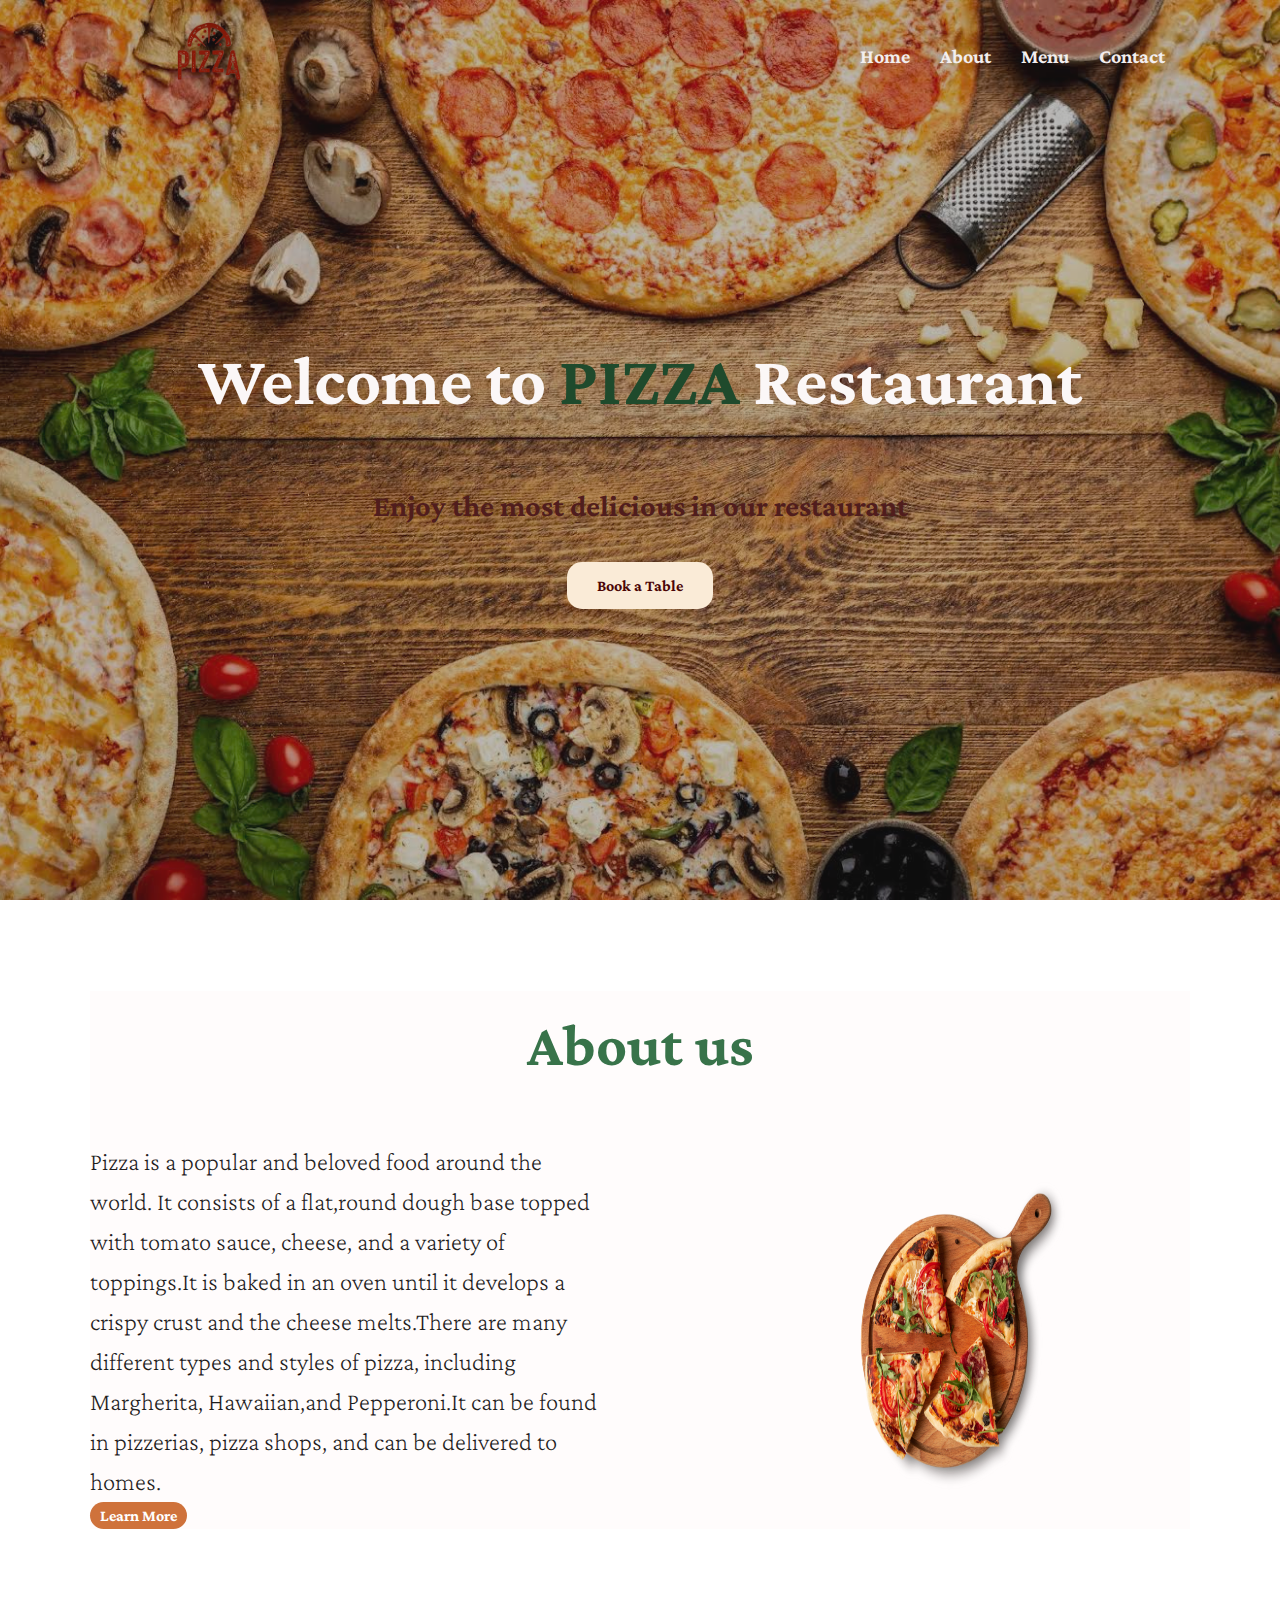
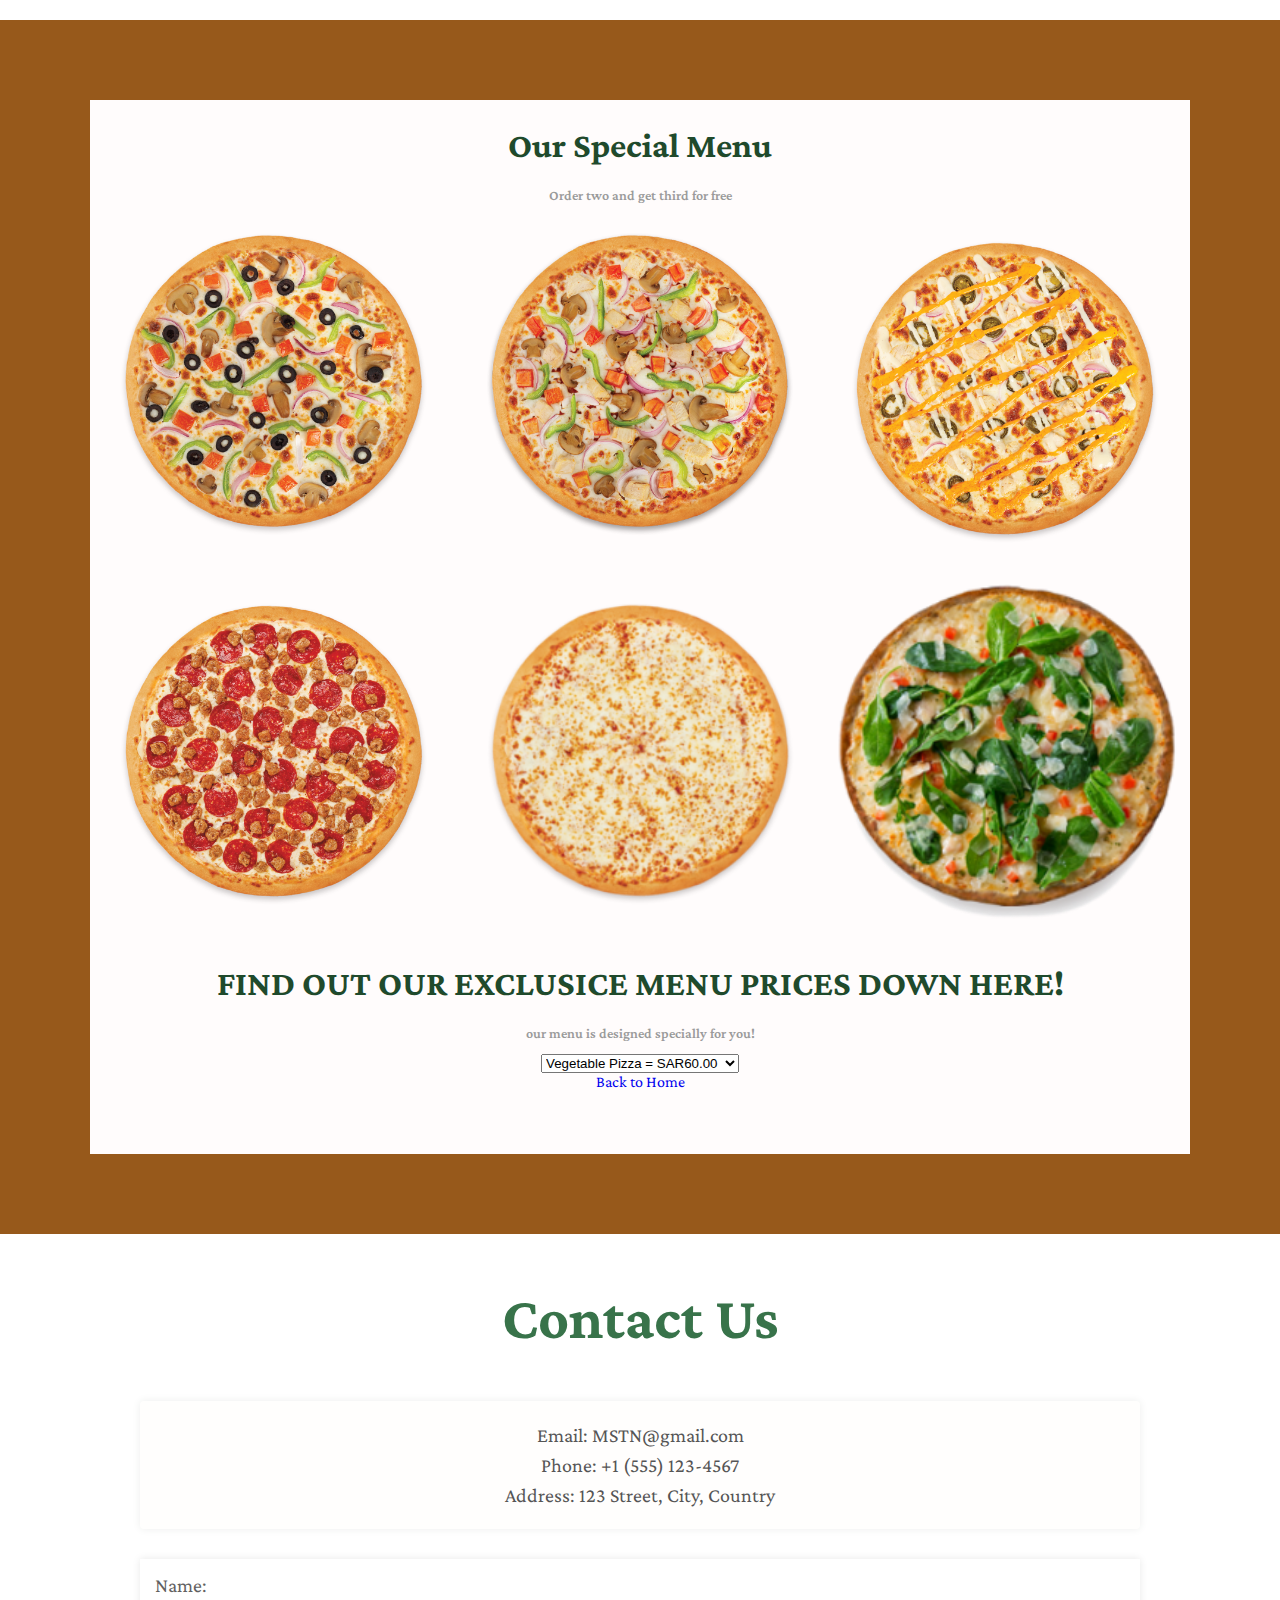
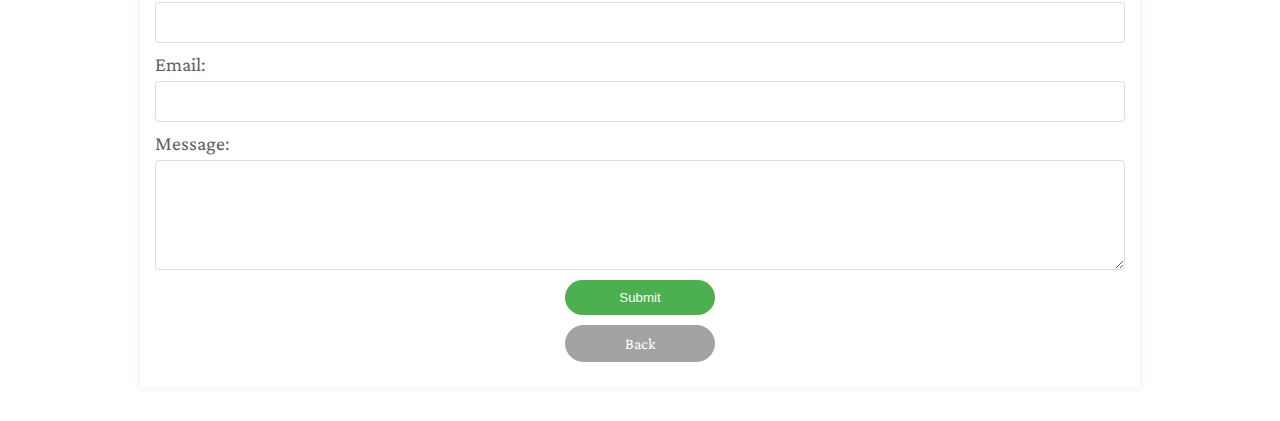
<file: index.html>
<!DOCTYPE html>
<html lang="en">
<head>
    <meta charset="UTF-8">
    <meta name="viewport" content="width=device-width, initial-scale=1.0">
    <title>pizzeria</title>
    <!--Style link-->
    <link rel="stylesheet" href="./style.css">
    
   
</head>
<body>
    <!--Header Start -->
    <header>
        <div id="navbar">
            <img src="./0.png" alt="pizza logo">
            <nav>
                <ul>
                    <li><a href="#home">Home</a></li>
                    <li><a href="#about">About</a></li>
                    <li><a href="#menu">Menu</a></li>
                  <li><a href="#contact">Contact</a></li>
                </ul>
            </nav>
        </div>
        <div class="content">
            <h1>Welcome to <span class="primary-text">PIZZA</span> Restaurant</h1>
            <p>Enjoy the most delicious in our restaurant</p>
            <a href="./book a table.html" class="btn btn-primary">Book a Table</a>
        </div>
    </header>
    <!--Header End-->
    <main>
        <!--about Start-->
        <section id="about">
            <div class="container">
            <div class="title">
                <h2>About us</h2>
            </div>
            <div class="about-content">
                <div>
                    <p>Pizza is a popular and beloved food around the world. It consists of a flat,round dough base topped with tomato sauce, cheese, and a
                         variety of toppings.It is baked in an oven until it develops a crispy crust and the cheese melts.There are many different types and 
                         styles of pizza, including Margherita, Hawaiian,and Pepperoni.It can be found in pizzerias, pizza shops, and can be delivered to homes.
                    </p> 
                    <a href="#" class="btn btn-secondary">Learn More</a>
                </div>
           <img src="./unnamed.png" alt="pizza">
            </div>
            </div>
        </section>
        <!--about End-->
<!--menu Start-->
<section id="menu">
    <div class="container">
        <div class="title">
            <h2>Our Special Menu</h2>
            <p>Order two and get third for free</p>
            

<style>
* {
  box-sizing: border-box;
}

.column {
  float: left;
  width: 33.33%;
  padding: 5px;
}

/* Clearfix (clear floats) */
.row::after {
  content: "";
  clear: both;
  display: table;
}
</style>
</head>
<body>


<div class="row">
  <div class="column">
    <img src="./IMG_6085.PNG" alt="Vegetable Pizza" style="width:100%">
  </div>
  <div class="column">
    <img src="./IMG_6087.PNG" alt="Chicken Fajita" style="width:100%">
  </div>
  <div class="column">
    <img src="./IMG_6086.PNG"  alt="Ranch Pizza" style="width:100%">
  </div>
  <div class="column">
    <img src="./IMG_6083.PNG" alt="Pepperoni Pizza" style="width:100%">
  </div>
  <div class="column">
    <img src="./Pizza_Margarheta_1-1-300x300.png" alt="Margherita Pizza" style="width:100%">
  </div>
  <div class="column">
    <img src="./thumb_20.png" alt="Arugula Pizza" style="width:100%">
  </div>
</div>

 <!--menu Start-->
<section id="Menu">
    <div class="container">
        <div class="title">
            <h2>FIND OUT OUR EXCLUSICE MENU PRICES DOWN HERE!</h2>
            <p>our menu is designed specially for you!</p>
<br>


<style>
* {
  box-sizing: border-box;
}

.column {
  float: left;
  width: 33.33%;
  padding: 5px;
}

/* Clearfix (clear floats) */
.row::after {
  content: "";
  clear: both;
  display: table;
}

</style>
</head>
<body>

   <select name="cars">
    <option value="Vegetable Pizza">Vegetable Pizza = SAR60.00</option>
    <option value="Chicken Fajita">Chicken Fajita = SAR65.00</option>
    <option value="Margherita Pizza">Margherita Pizza = SAR45.00</option>
    <option value="Ranch Pizza">Ranch Pizza = SAR55.00</option>
    <option value="Pepperoni Pizza">Pepperoni Pizza = SAR70.00</option>
    <option value="Arugula Pizza">Arugula Pizza = SAR50.00</option>
  </select>
<br>
<form>
<a href="./index.html" class="back.-button">Back to Home</a>
</form>
</section>
<!--menu End-->
    </main>
    <!--contact start-->
    <section id="contact">
<div class="contact-container">
  <h1>Contact Us</h1>
  <div class="contact-info">
      <p>Email: MSTN@gmail.com</p>
      <p>Phone: +1 (555) 123-4567</p>
      <p>Address: 123 Street, City, Country</p>
  </div>
  <div class="contact-form">
      <label for="name">Name:</label>
      <input type="text" id="name" name="name" required>

      <label for="email">Email:</label>
      <input type="email" id="email" name="email" required>

      <label for="message">Message:</label>
      <textarea id="message" name="message" rows="4" required></textarea>

      <button type="submit">Submit</button>
    </form>

    <a href="./index.html" class="back-button">Back</a>
  </div>
</div>
</section>
  
     <!--contact end-->
    
    </body>
    </html>
    

</body>
</html>
</file>
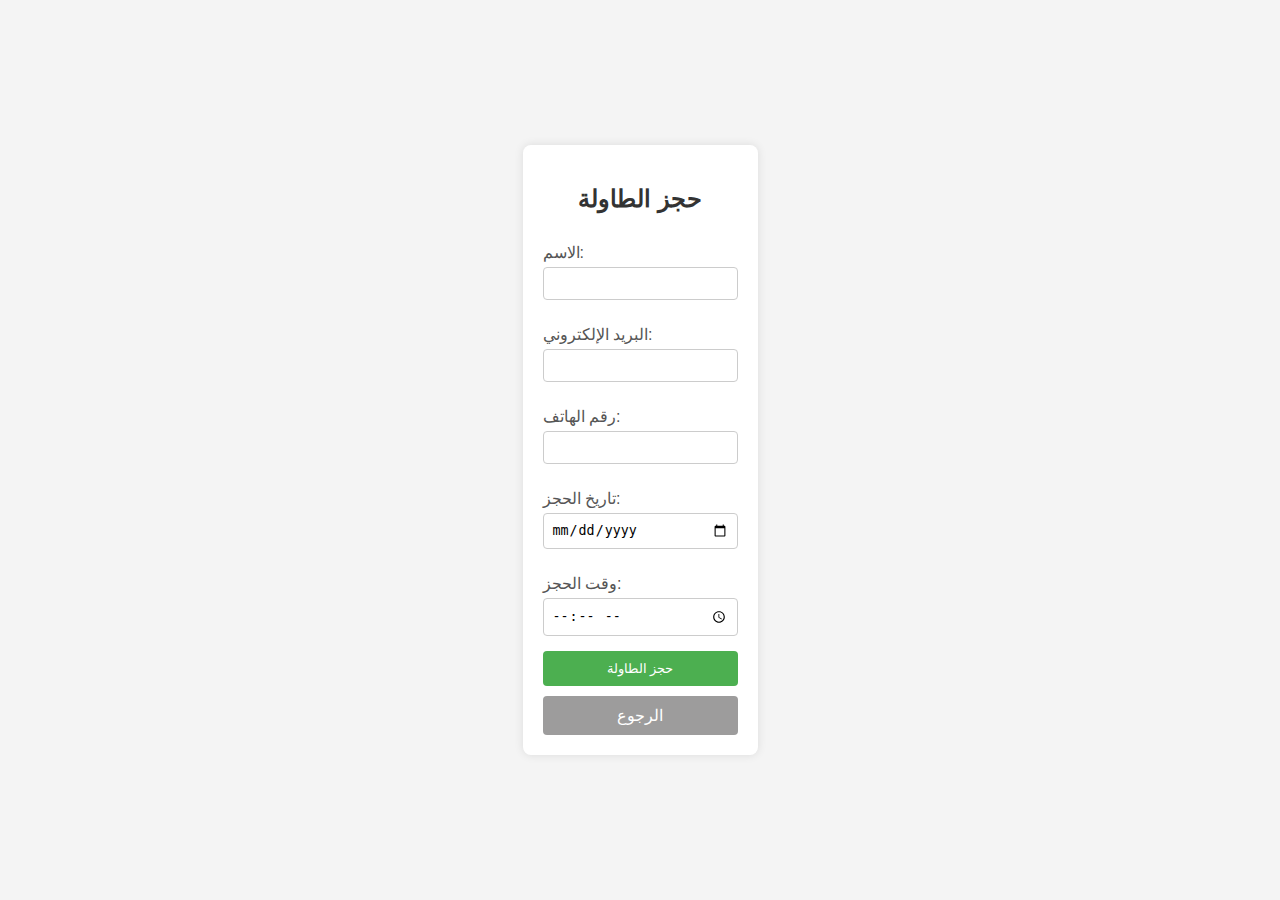
<file: book a table.html>
<!DOCTYPE html>
<html lang="en">
<head>
  <meta charset="UTF-8">
  <meta name="viewport" content="width=device-width, initial-scale=1.0">
  <link rel="stylesheet" href="./book a table.css">
  <title>حجز الطاولة</title>
</head>
<body>

  <div class="reservation-form">
    <h2>حجز الطاولة</h2>
    <form action="#" method="post">
      <label for="name">الاسم:</label>
      <input type="text" id="name" name="name" required>

      <label for="email">البريد الإلكتروني:</label>
      <input type="email" id="email" name="email" required>

      <label for="phone">رقم الهاتف:</label>
      <input type="tel" id="phone" name="phone" required>

      <label for="date">تاريخ الحجز:</label>
      <input type="date" id="date" name="date" required>

      <label for="time">وقت الحجز:</label>
      <input type="time" id="time" name="time" required>

      <button type="submit">حجز الطاولة</button>
    </form>
<a href="./index.html" class="back-button">الرجوع</a>
</div>
</body>
</html>
</file>
<file: style.css>
@import url('https://fonts.googleapis.com/css2?family=Crimson+Pro&family=Roboto&display=swap');

*{
    padding: 0;
    margin: 0;
    box-sizing: border-box;
}

body{
    font-family: 'Crimson Pro', serif;
}
ul{
    list-style: none;
}
a{
    text-decoration: none;
}
.container{
   background-color: #fffcfc;
    max-width: 1100px;
    margin: auto;
}
/* utility classes*/
.primary-text{
    color: #1f4a2c;
}



.btn-primary{
        display: inline-block;
        padding: 15px 30px;
        border: none;
        border-radius: 15px;
    background-color: antiquewhite;
    color: #4b0505;
    font-weight: bold;
}
.btn-secondary {
        display: inline-block;
        padding: 5px 10px;
        border: none;
        border-radius: 15px;
    background-color: #cf723b;
    color: #ffffff;
    font-weight: bold;

}

/* Header Start */
header{
    height: 100vh;
    background: url('./0.jpg') center center/cover no-repeat;
    position: relative;
}
#navbar {
    display: flex;
    justify-content: space-between;
    align-items: center;
  
}
#navbar img{
    width: 200px;
    margin-left: 100px;
}
#navbar ul{
    display: flex;
    margin-right: 100px;
}
#navbar ul li {
    list-style: none;
}

#navbar ul li a{
    display: inline-block;
    padding: 5px 15px;
    color: #f3eeee;
    font-weight: 600;
    text-decoration: none;
    border-radius: 6px;
    font-size: 20px;
    font-weight: bold;
    
    
}
#navbar ul li a:hover{
color: #3d1313;
background-color: rgb(249, 243, 235);
}
header .content {
    display: flex;
    flex-direction: column;
    justify-content: center;
    align-items: center;
    height: 75%;
}
header .content h1{
    font-size: 70px;
    color: #fbf7f7;
}
header .content p{
    margin: 20px 0 40px;
    font-size: 30px;
    color: #501d1d;
   font-weight: bold;

}
header::before{
    content: "";
    position: absolute;
    top: 0;
    left: 0;
    height: 100%;
    width: 100%;
    background: rgba(41, 39, 39, 0.323);
}
header *{
    z-index: 10;
}
/* Header End */
/* about start*/
#about{
    height: 80vh;
    display: flex;
    justify-content: center;
    align-items: center;
    background:#ffffff;
    
}
#about .title,
#Menu  .title
 {
    text-align: center;
    margin-bottom: 4rem;
}

#about h2,
#Menu h2
{
    font-size: 60px;
    margin: 20px;
    color: #38734a;
}

#about .about-content{
    display: flex;
    justify-content: space-between;
   
}
#about .about-content img{
    width: 454px;
   
    
}
#about .about-content p{
    color: #1f1e1e;
    margin-right: 8rem;
    font-size: 25px;
    line-height: 1.6;
    font-weight: 200;
}
/*about End*/
/*menu Start*/
#menu{
    background: rgb(151, 89, 27);
    padding: 5rem 0;
    justify-content:center;
    display: flex;
    align-items: center;
    height:20 vh;
    margin: 0;
}
#menu .title h2{
    justify-content:center;
    display: flex;
    align-items: center;
    height: 10vh;
    margin: 0;
    color: #1f4a2c;
    font-size: 35px;
}


#menu .title p {
font-size: 14px;
color: #9a9a9a;
font-weight: 600;
justify-content:center;
display: flex;
align-items: center;
height: 1vh;
margin: 0;
}
#menu .menu-items {
display: flex;
justify-content: center;
align-items: center;

}

#menu .menu-items .menu-item {
display: flex;
justify-content: center;
align-items: center;
margin: 40px;

}

#menu .menu-items .menu-item img {
    width: 80px;
    border-radius: 50%;
    margin-right: 20px;

}

#menu .menu-items .menu-item h3 {
color: #1f1e1e;

}
#menu .menu-items .menu-item span {
position: absolute;
top: 0;
right: 0;

}
button {
    background-color: #4caf50;
    color: #fff;
    padding: 10px;
    border: none;
    border-radius: 4px;
    cursor: pointer;
    margin-bottom: 10px;
   
  }
  
  button:hover {
    background-color: #45a049;
  }
  
  .back-button {
    display: block;
    background-color: #fffefe;
    color: #370404;
    padding: 10px;
    text-align: center;
    text-decoration: none;
    border-radius: 4px;
  }
  
  .back-button:hover {
    background-color: #ffffff;
  }

/*menu End*/
/*contact-start*/

.contact-info {
    max-width: 1000px;
    margin: 30px auto;
    padding: 15px;
    background-color:rgba(252, 231, 200, 0.045);
    box-shadow: 0 0 8px rgb(237, 238, 237);
    border-radius: 4px;
}

.contact-form {
    max-width: 1000px;
    margin: 30px auto;
    padding: 15px;
    background-color:rgba(151, 89, 27, 0);
    box-shadow: 0 0 8px rgb(232, 232, 232)  
   
}


h1 {
    text-align: center;
    font-size: 60px;
    margin: 50px;
    color: #38734a;
    
} 


.contact-info {
    margin-top: 15px;
    text-align: center;
    font-size: 20px;
}

.contact-info p {
    margin: 8px 0;
    color: #555;
}

.contact-form {
    margin-top: 15px;
    display: flex;
    flex-direction: column;
}

.contact-form label {
    margin-bottom: 6px;
    color: #616060;
    font-size: 20px;
}

.contact-form input,
.contact-form textarea {
    padding: 8px;
    margin-bottom: 10px;
    border: 1px solid #dfdede;
    border-radius: 4px;
    font-size: 20px;
}

button {
   
    
        background-color: #4caf50;
        color: #fff;
        padding: 10px;
        border: none;
        border-radius: 50px;
        cursor: pointer;
        margin-bottom: 10px;
        max-width: 500px;
        display: inline-block;
       align-self: center;
    width: 150PX;
   

}



 button:hover {
    background-color: #dcdbdb;
}
.back-button  {
   
    
    background-color: #a3a3a3;
    color: #fff;
    padding: 10px;
    border: none;
    border-radius: 50px;
   
    margin-bottom: 10px;
    max-width: 200px;
    display: inline-block;
    align-self: center;
  width: 150px;


}



.back-button:hover {
background-color: #d3d3d3;
}

/*contact-end*/
</file>
<file: book a table.css>
body {
    font-family: Arial, sans-serif;
    background-color: #f4f4f4;
    margin: 0;
    display: flex;
    justify-content: center;
    align-items: center;
    height: 100vh;
  }
  
  .reservation-form {
    background-color: #fff;
    padding: 20px;
    border-radius: 8px;
    box-shadow: 0 0 10px rgba(0, 0, 0, 0.1);
  }
  
  h2 {
    text-align: center;
    color: #333;
  }
  
  form {
    display: flex;
    flex-direction: column;
  }
  
  label {
    margin-top: 10px;
    color: #555;
  }
  
  input {
    padding: 8px;
    margin-top: 5px;
    margin-bottom: 15px;
    border: 1px solid #ccc;
    border-radius: 4px;
  }
  
  button {
    background-color: #4caf50;
    color: #fff;
    padding: 10px;
    border: none;
    border-radius: 4px;
    cursor: pointer;
  }
  
  button:hover {
    background-color: #45a049;
  }
  


button {
  background-color: #4caf50;
  color: #fff;
  padding: 10px;
  border: none;
  border-radius: 4px;
  cursor: pointer;
  margin-bottom: 10px;
}

button:hover {
  background-color: #45a049;
}

.back-button {
  display: block;
  background-color: #9d9c9c;
  color: #fff;
  padding: 10px;
  text-align: center;
  text-decoration: none;
  border-radius: 4px;
}

.back-button:hover {
  background-color: #9e9e9e;
}
</file>
